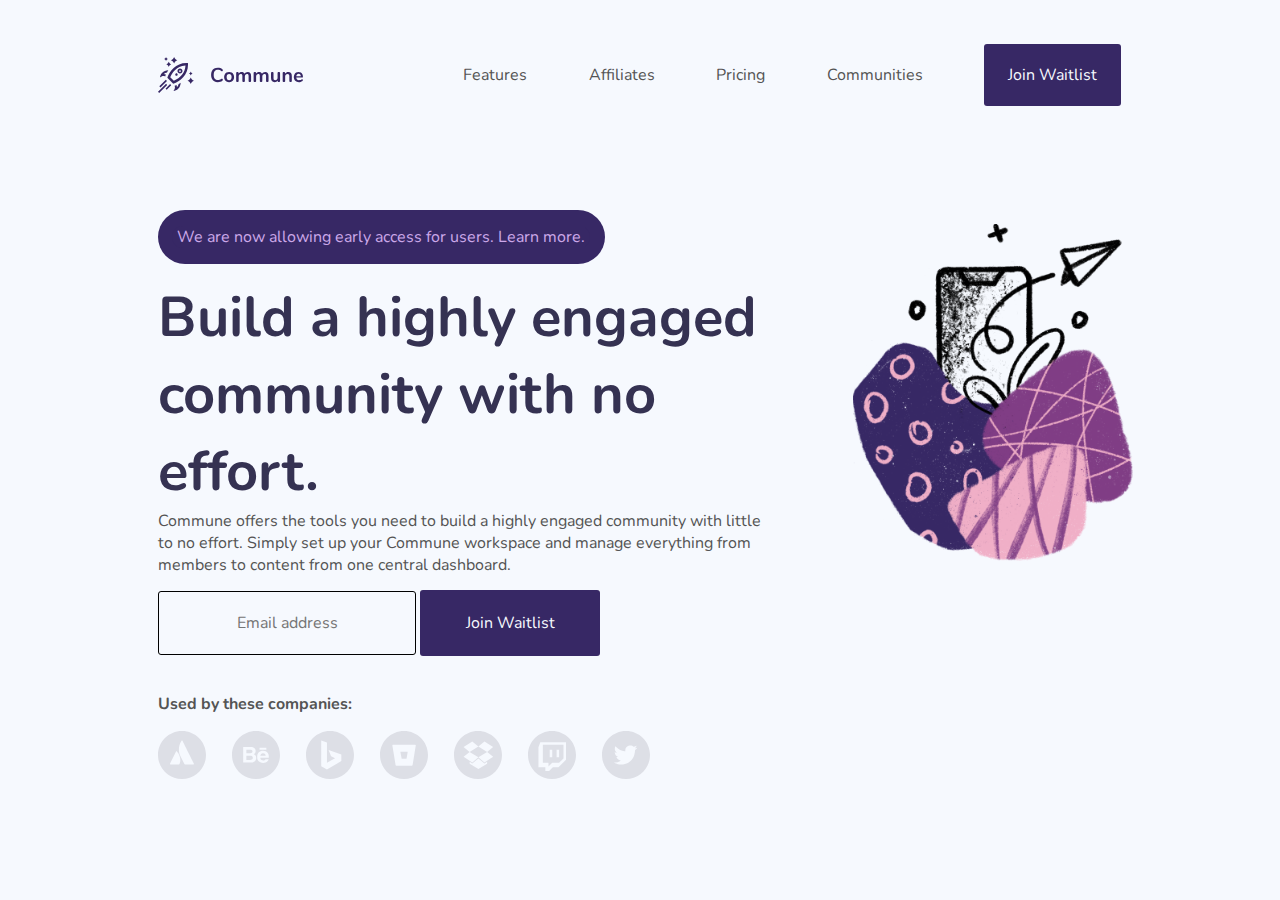
<file: index.html>
<!DOCTYPE html>
<html lang="en">
  <head>
    <meta charset="UTF-8" />
    <meta http-equiv="X-UA-Compatible" content="IE=edge" />
    <meta name="viewport" content="width=device-width, initial-scale=1.0" />
    <link rel="stylesheet" href="style.css" />
    <link rel="preconnect" href="https://fonts.googleapis.com" />
    <link rel="preconnect" href="https://fonts.gstatic.com" crossorigin />
    <link
      href="https://fonts.googleapis.com/css2?family=Nunito&display=swap"
      rel="stylesheet"
    />
    <title>Commune Waitlist</title>
  </head>
  <body>
    <nav>
      <img
        id="hamburger"
        src="img\HamburgerMenu.svg"
        alt="three stacked horizontal lines"
      />
      <img id="logo" src="img\Logo.svg" alt="Commune logo" />
      <ul id="dropdown">
        <li id="features"><a href="#">Features</a></li>
        <li id="affiliates"><a href="#">Affiliates</a></li>
        <li id="pricing"><a href="#">Pricing</a></li>
        <li id="communities"><a href="#">Communities</a></li>
        <li id="waitlist"><a href="#">Join Waitlist</a></li>
      </ul>
    </nav>
    <img
      id="illustration"
      src="img\Illustration.png"
      alt="three purple shapes with a mobile phone and paper plane at the top"
    />
    <main id="container">
      <div id="banner">
        <p id="banner_text">
          We are now allowing early access for users.
          <a href="#">Learn more.</a>
        </p>
      </div>
      <div id="text">
        <h1>Build a highly engaged community with no effort.</h1>
        <p id="description">
          Commune offers the tools you need to build a highly engaged community
          with little to no effort. Simply set up your Commune workspace and
          manage everything from members to content from one central dashboard.
        </p>
      </div>
      <form onsubmit="return false">
        <input
          id="email"
          type="text"
          name="email"
          placeholder="Email address"
        />
        <button id="submit" type="submit" onclick="emailValidation()">
          Join Waitlist
        </button>
      </form>
    </main>
    <p id="validation_message"></p>
    <footer>
      <p>Used by these companies:</p>
      <a href="https://www.atlassian.com/" target="_blank"
        ><img class="icon" src="img\Atlassian Icon.svg" alt="Atlassian logo"
      /></a>
      <a href="https://www.behance.net/" target="_blank"
        ><img class="icon" src="img\Behance Icon.svg" alt="Behance logo"
      /></a>
      <a href="https://www.bing.com/" target="_blank"
        ><img class="icon" src="img\Bing Icon.svg" alt="Bing logo"
      /></a>
      <a href="https://bitbucket.org/" target="_blank"
        ><img class="icon" src="img\Bitbucket Icon.svg" alt="Bitbucket logo"
      /></a>
      <a
        href="https://www.dropbox.com/official-site?_tk=paid_sem_bing_biz_b&_camp=382292131&_kw=dropbox|e&_ad=||c&msclkid=06ba9809b1fe1061945bfabcff0e59f3"
        target="_blank"
        ><img class="icon" src="img\Dropbox Icon.svg" alt="Dropbox logo"
      /></a>
      <a href="https://www.twitch.tv/" target="_blank"
        ><img class="icon" src="img\Twitch Icon.svg" alt="Twitch logo"
      /></a>
      <a href="https://twitter.com/?lang=en-gb" target="_blank"
        ><img class="icon" src="img\Twitter Icon.svg" alt="Twitter logo"
      /></a>
    </footer>
    <script src="script.js"></script>
  </body>
</html>
</file>
<file: style.css>
/*General*/
* {
  font-family: "Nunito", sans-serif;
  background-color: #f6f9fe;
}

/*Navbar*/
nav {
  display: flex;
  justify-content: space-between;
  max-width: 90%;
  padding-top: 20px;
  margin-right: 5%;
}

#logo {
  margin-left: 150px;
}

ul {
  width: 60%;
  list-style-type: none;
  display: flex;
  justify-content: space-between;
}

.active {
  display: block;
}

li {
  padding-top: 20px;
  padding-bottom: 20px;
  margin-right: 25px;
}

a {
  text-decoration: none;
}

nav a {
  color: #545454;
}

nav a:hover {
  color: black;
}

#waitlist {
  width: 20%;
  background-color: #372865;
  border-radius: 3px;
  text-align: center;
}

#waitlist a {
  color: #f6f9fe;
  background-color: #372865;
}

#waitlist a:hover {
  color: #cca8e9;
}

/*Main section*/
#container {
  width: 57%;
  padding: 0;
  margin-top: 7%;
  margin-left: 150px;
}

/*Purple banner*/
#banner {
  width: 62%;
  height: 10%;
  border-radius: 50px;
  background-color: #372865;
  display: flex;
  align-items: center;
  justify-content: center;
  text-align: center;
}

#banner_text {
  border-radius: 50px;
  background-color: #372865;
  color: #cca8e9;
  padding-right: 5px;
  padding-left: 5px;
}

#banner_text a {
  background-color: #372865;
  color: #cca8e9;
}

#banner_text a:hover {
  color: white;
}

/*Main Text*/
#text {
  padding: 0;
}

h1 {
  padding: 0;
  width: 90%;
  margin-top: 2%;
  margin-bottom: 0;
  color: #353252;
  font-weight: bolder;
  font-size: 3.5rem;
}

#description {
  width: 85%;
  padding: 0;
  margin-top: 0;
  margin-bottom: 2%;
  color: #545454;
}

/*Wait list form*/
form {
  padding: 0;
}

#email {
  width: 35%;
  border: 1px solid black;
  border-radius: 3px;
  text-align: center;
  font-size: 1rem;
  padding-top: 2.75%;
  padding-bottom: 2.75%;
}

#submit {
  width: 25%;
  border: none;
  border-radius: 3px;
  background-color: #372865;
  color: #f6f9fe;
  font-size: 1rem;
  padding-top: 3%;
  padding-bottom: 3%;
}

#validation_message {
  margin-top: 0;
  margin-left: 150px;
  position: absolute;
  z-index: 1;
}

/*lllustration*/
#illustration {
  width: 280px;
  margin-top: 8%;
  margin-left: 66%;
  position: absolute;
}

/*Footer*/
footer {
  color: #545454;
  font-weight: bold;
  margin-top: 3%;
  margin-left: 150px;
}

.icon {
  height: 10%;
  padding-right: 22px;
}

/*Mobile screens*/
@media only screen and (min-width: 320px) and (max-width: 480px) {
  nav {
    flex-direction: column;
    margin-top: 3%;
    margin-left: 5%;
  }

  #hamburger {
    width: 25px;
    margin-top: 4%;
    margin-left: 86%;
    position: absolute;
  }

  #logo {
    width: 200px;
    margin-left: 0;
  }

  ul {
    flex-direction: column;
    display: none;
    padding: 0;
    margin-top: 1%;
    margin-bottom: 0;
  }

  li {
    padding: 2px;
  }

  #waitlist {
    background-color: #f6f9fe;
    width: 100%;
    border-radius: 0;
    text-align: left;
  }

  #waitlist a {
    color: #545454;
    background-color: #f6f9fe;
  }

  #waitlist a:hover {
    color: black;
  }

  #container {
    width: 97%;
    display: flex;
    flex-direction: column;
    align-items: center;
    margin-left: 5%;
  }

  #banner {
    width: 95%;
  }

  #banner_text {
    width: 90%;
  }

  #text {
    text-align: center;
  }

  h1 {
    width: 100%;
    font-size: 2.5rem;
    margin-top: 3%;
  }

  #description {
    width: 100%;
    margin-top: 3%;
  }

  form {
    margin-top: 3%;
    margin-left: 3%;
  }

  #email {
    width: 95%;
    margin-bottom: 3%;
    padding-top: 5%;
    padding-bottom: 5%;
  }

  #submit {
    width: 97%;
    padding-top: 5%;
    padding-bottom: 5%;
  }

  #validation_message {
    margin-left: 18%;
  }

  #illustration {
    display: none;
  }

  footer {
    width: 100%;
    margin-top: 9%;
    margin-left: 6%;
    position: absolute;
    z-index: 0;
  }

  .icon {
    padding-right: 7px;
    width: 2.85rem;
  }
}

/*Tablet screens*/
@media only screen and (min-width: 481px) and (max-width: 768px) {
  body {
    margin: 0;
    padding: 0;
  }

  nav {
    flex-direction: column;
    max-width: 600px;
    margin-top: 5%;
    margin-right: 0;
    margin-left: 5%;
    padding: 0;
  }

  #hamburger {
    width: 25px;
    margin-top: 5%;
    margin-left: 79%;
    position: absolute;
  }

  #logo {
    width: 200px;
    margin-top: 4%;
    margin-left: 50px;
  }

  ul {
    flex-direction: column;
    display: none;
    margin-top: 1%;
    margin-bottom: 0;
  }

  li {
    padding: 0;
  }

  #waitlist {
    background-color: #f6f9fe;
    width: 100%;
    border-radius: 0;
    text-align: left;
  }

  #waitlist a {
    color: #545454;
    background-color: #f6f9fe;
  }

  #waitlist a:hover {
    color: black;
  }

  #container {
    width: 85%;
    display: flex;
    flex-direction: column;
    align-items: center;
    margin-left: 7%;
  }

  #banner {
    width: 75%;
  }

  #text {
    width: 75%;
    text-align: center;
  }

  h1 {
    width: 100%;
    margin-top: 5%;
    font-size: 3rem;
  }

  #description {
    width: 100%;
    margin-top: 2%;
  }

  form {
    width: 80%;
    margin-top: 2%;
    margin-right: 0;
    margin-left: 23%;
  }

  #email {
    padding-right: 5%;
    padding-left: 5%;
  }

  #submit {
    width: 120px;
  }

  #validation_message {
    margin-left: 25%;
  }

  #illustration {
    display: none;
  }

  footer {
    width: 75%;
    margin-top: 4%;
    margin-right: 0;
    margin-left: 18%;
    position: absolute;
    z-index: 0;
  }

  .icon {
    padding-right: 20px;
  }
}

/*Laptops/small screens*/
@media only screen and (min-width: 769px) and (max-width: 1024px) {
  nav {
    flex-direction: column;
    margin-top: 5%;
    margin-left: 5%;
  }

  #hamburger {
    width: 25px;
    margin-top: 2%;
    margin-left: 83%;
    position: absolute;
  }

  #logo {
    width: 200px;
    margin-left: 20px;
  }

  ul {
    flex-direction: column;
    display: none;
    padding: 0;
    margin-top: 1%;
    margin-bottom: 0;
    margin-left: 2%;
  }

  li {
    padding: 0;
  }

  #waitlist {
    background-color: #f6f9fe;
    width: 100%;
    border-radius: 0;
    text-align: left;
  }

  #waitlist a {
    color: #545454;
    background-color: #f6f9fe;
  }

  #waitlist a:hover {
    color: black;
  }

  #container {
    width: 60%;
    margin-left: 50px;
  }

  #banner {
    width: 80%;
  }

  h1 {
    font-size: 3rem;
  }

  #submit {
    width: 35%;
  }

  #validation_message {
    margin-left: 5%;
  }

  #illustration {
    width: 250px;
    height: 350px;
    margin-top: 8%;
    margin-left: 63%;
  }

  footer {
    margin-top: 4%;
    margin-left: 50px;
    position: absolute;
    z-index: 0;
  }

  .icon {
    padding-right: 20px;
  }
}

/*Desktops/large screens*/
@media only screen and (min-width: 1025px) and (max-width: 1440px) {
  #hamburger {
    display: none;
  }
}

/*Extra large screens*/
@media only screen and (min-width: 1441px) {
  #hamburger {
    display: none;
  }

  #banner {
    margin-top: 10%;
  }

  footer {
    margin-top: 2%;
  }
}
</file>
